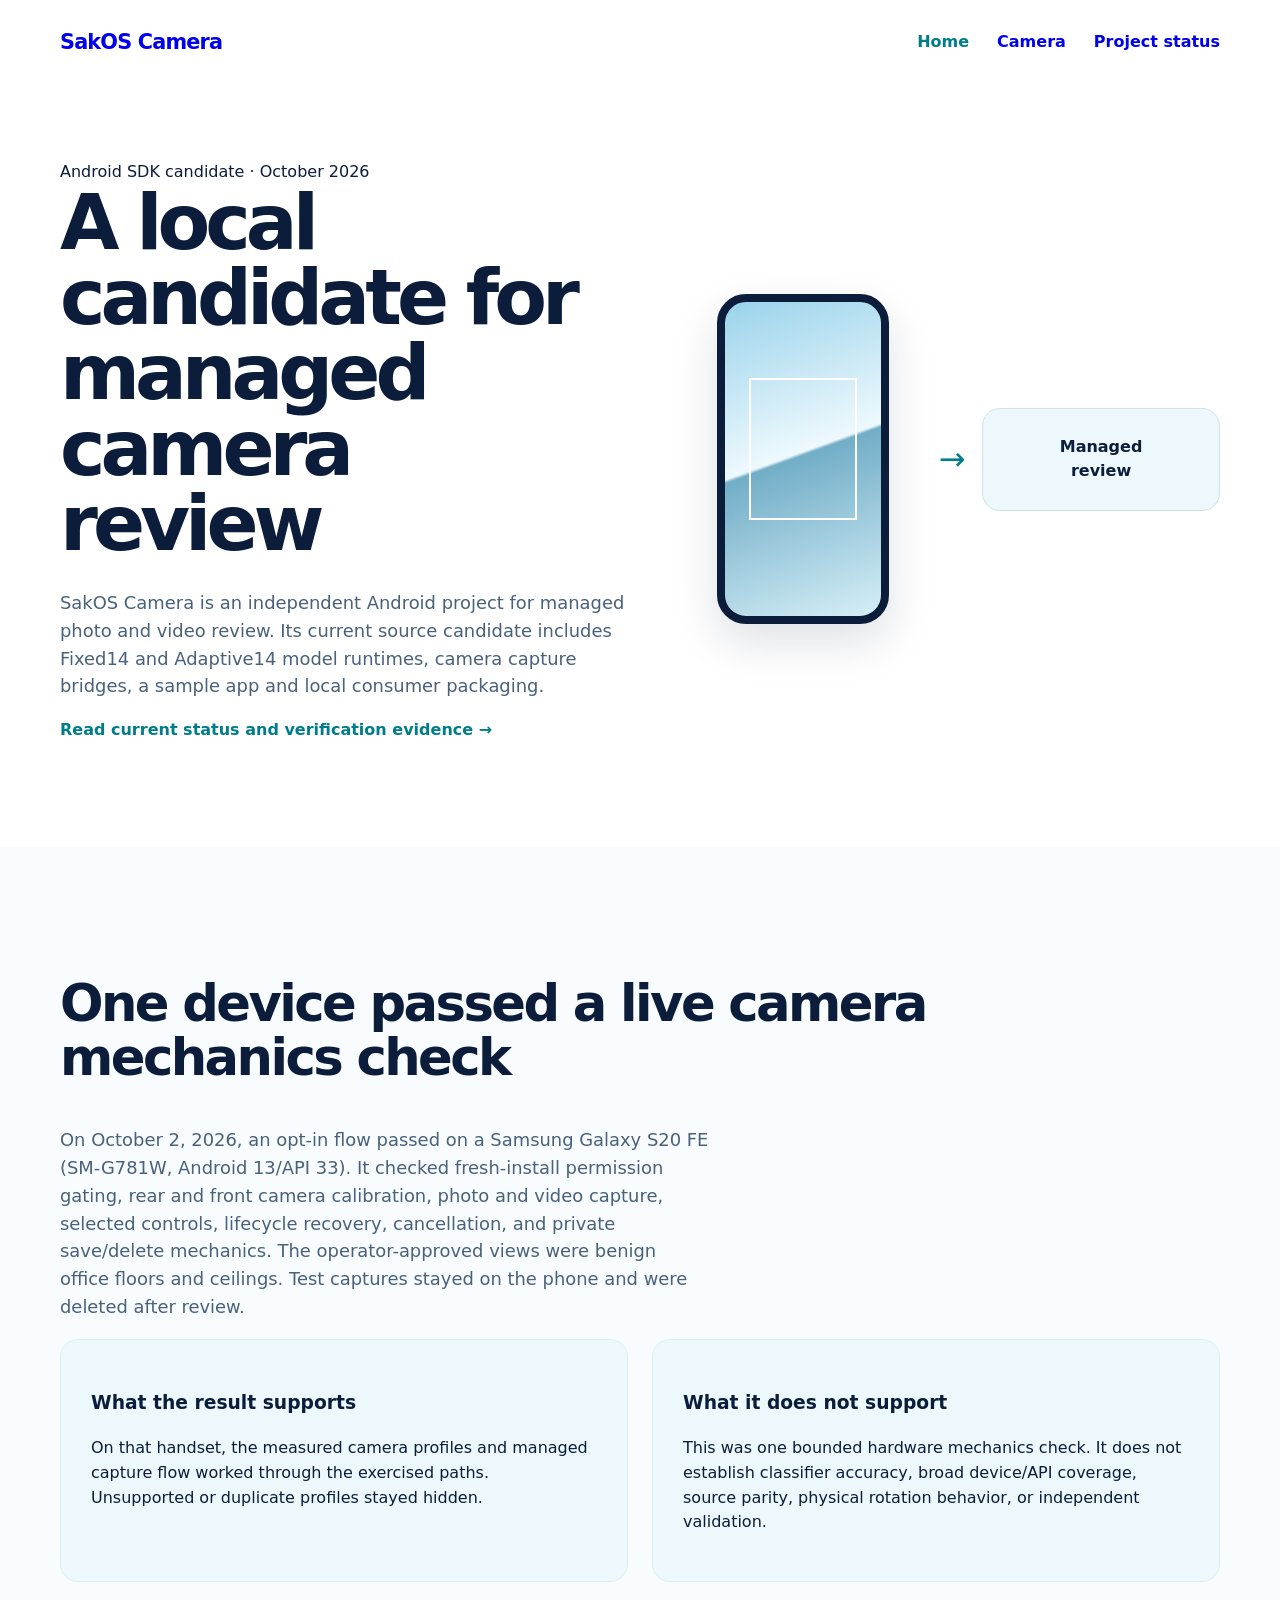
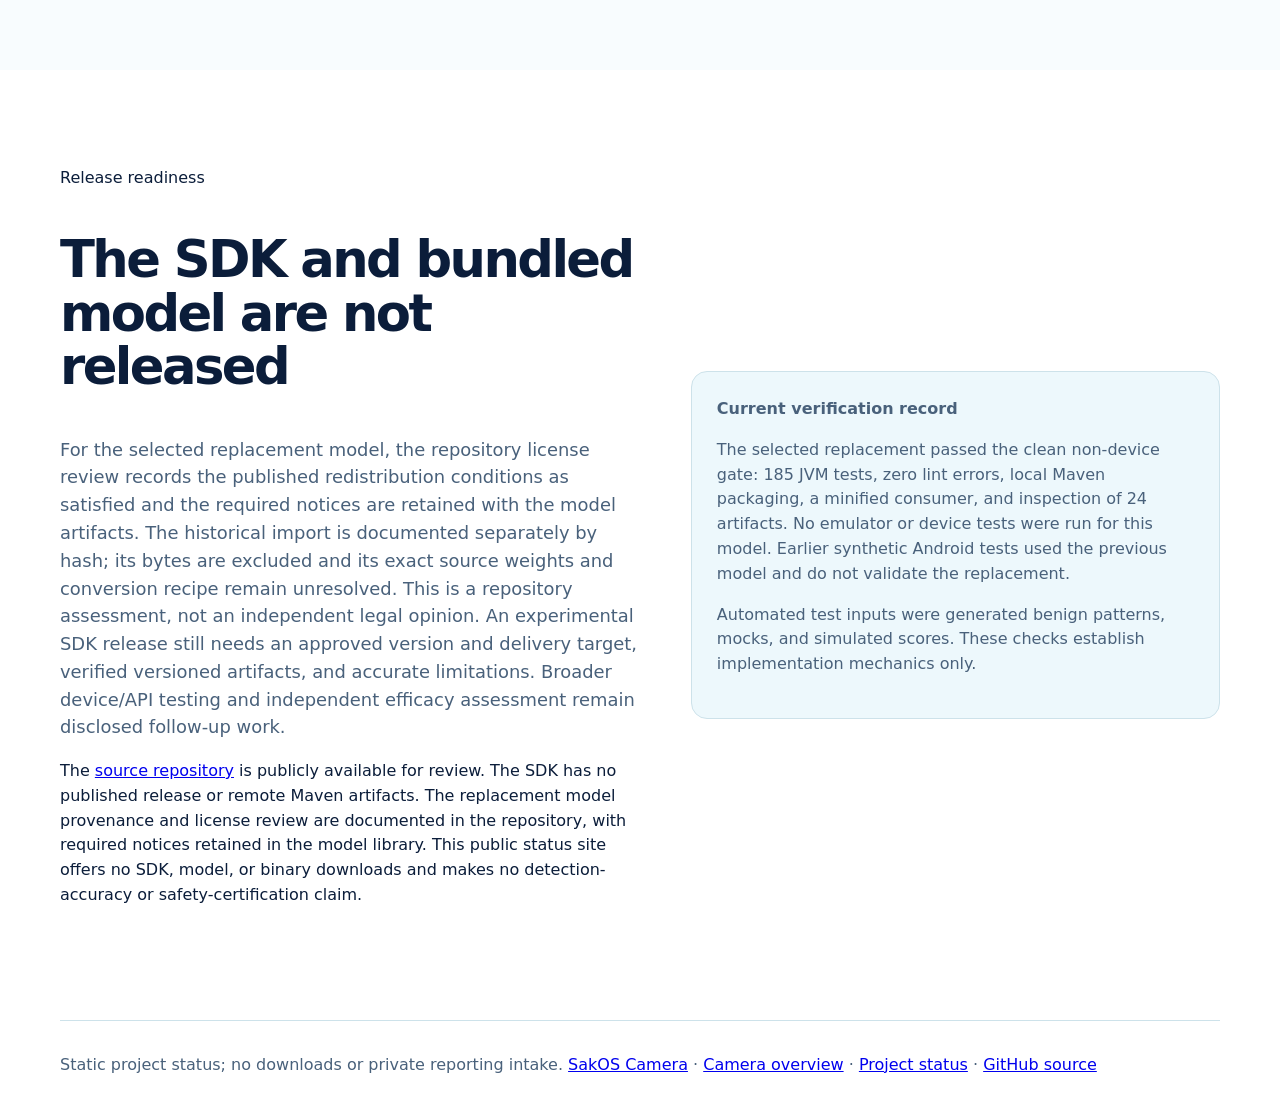
<file: website/index.html>
<!doctype html>
<html lang="en">
<head>
  <meta charset="utf-8">
  <meta name="viewport" content="width=device-width, initial-scale=1">
  <meta name="description" content="Current status and verification evidence for the SakOS Camera Android SDK candidate.">
  <link rel="canonical" href="https://sakosproject.org/">
  <link rel="icon" type="image/svg+xml" href="favicon.svg">
  <title>SakOS Camera | Project status</title>
  <link rel="stylesheet" href="assets/site.css">
</head>
<body>
  <a class="skip" href="#main">Skip to content</a>
  <header class="shell site-header">
    <a class="brand" href="./">SakOS Camera</a>
    <nav class="nav" aria-label="Primary navigation">
      <a aria-current="page" href="./">Home</a>
      <a href="camera/">Camera</a>
      <a href="docs/camera/">Project status</a>
    </nav>
  </header>

  <main id="main">
    <section class="shell hero">
      <div>
        <div class="eyebrow">Android SDK candidate · October 2026</div>
        <h1>A local candidate for managed camera review</h1>
        <p class="lede">SakOS Camera is an independent Android project for managed photo and video review. Its current source candidate includes Fixed14 and Adaptive14 model runtimes, camera capture bridges, a sample app and local consumer packaging.</p>
        <p><a class="link" href="docs/camera/">Read current status and verification evidence &rarr;</a></p>
      </div>
      <div class="diagram" aria-label="Illustration of a phone sending a capture through a managed review step">
        <div class="phone"></div>
        <div class="arrow" aria-hidden="true">&rarr;</div>
        <div class="review">Managed<br>review</div>
      </div>
    </section>

    <section class="band">
      <div class="shell">
        <h2>One device passed a live camera mechanics check</h2>
        <p class="copy">On October 2, 2026, an opt-in flow passed on a Samsung Galaxy S20 FE (SM-G781W, Android 13/API 33). It checked fresh-install permission gating, rear and front camera calibration, photo and video capture, selected controls, lifecycle recovery, cancellation, and private save/delete mechanics. The operator-approved views were benign office floors and ceilings. Test captures stayed on the phone and were deleted after review.</p>
        <div class="cards">
          <article class="card">
            <h3>What the result supports</h3>
            <p>On that handset, the measured camera profiles and managed capture flow worked through the exercised paths. Unsupported or duplicate profiles stayed hidden.</p>
          </article>
          <article class="card">
            <h3>What it does not support</h3>
            <p>This was one bounded hardware mechanics check. It does not establish classifier accuracy, broad device/API coverage, source parity, physical rotation behavior, or independent validation.</p>
          </article>
        </div>
      </div>
    </section>

    <section class="shell developer">
      <div>
        <div class="eyebrow">Release readiness</div>
        <h2>The SDK and bundled model are not released</h2>
        <p class="lede">For the selected replacement model, the repository license review records the published redistribution conditions as satisfied and the required notices are retained with the model artifacts. The historical import is documented separately by hash; its bytes are excluded and its exact source weights and conversion recipe remain unresolved. This is a repository assessment, not an independent legal opinion. An experimental SDK release still needs an approved version and delivery target, verified versioned artifacts, and accurate limitations. Broader device/API testing and independent efficacy assessment remain disclosed follow-up work.</p>
        <p>The <a href="https://github.com/sakosproject/sakos-camera-sdk">source repository</a> is publicly available for review. The SDK has no published release or remote Maven artifacts. The replacement model provenance and license review are documented in the repository, with required notices retained in the model library. This public status site offers no SDK, model, or binary downloads and makes no detection-accuracy or safety-certification claim.</p>
      </div>
      <aside class="status">
        <strong>Current verification record</strong>
        <p>The selected replacement passed the clean non-device gate: 185 JVM tests, zero lint errors, local Maven packaging, a minified consumer, and inspection of 24 artifacts. No emulator or device tests were run for this model. Earlier synthetic Android tests used the previous model and do not validate the replacement.</p>
        <p>Automated test inputs were generated benign patterns, mocks, and simulated scores. These checks establish implementation mechanics only.</p>
      </aside>
    </section>
  </main>

  <footer class="shell site-footer">Static project status; no downloads or private reporting intake. <a href="./">SakOS Camera</a> · <a href="camera/">Camera overview</a> · <a href="docs/camera/">Project status</a> · <a href="https://github.com/sakosproject/sakos-camera-sdk">GitHub source</a></footer>
</body>
</html>
</file>
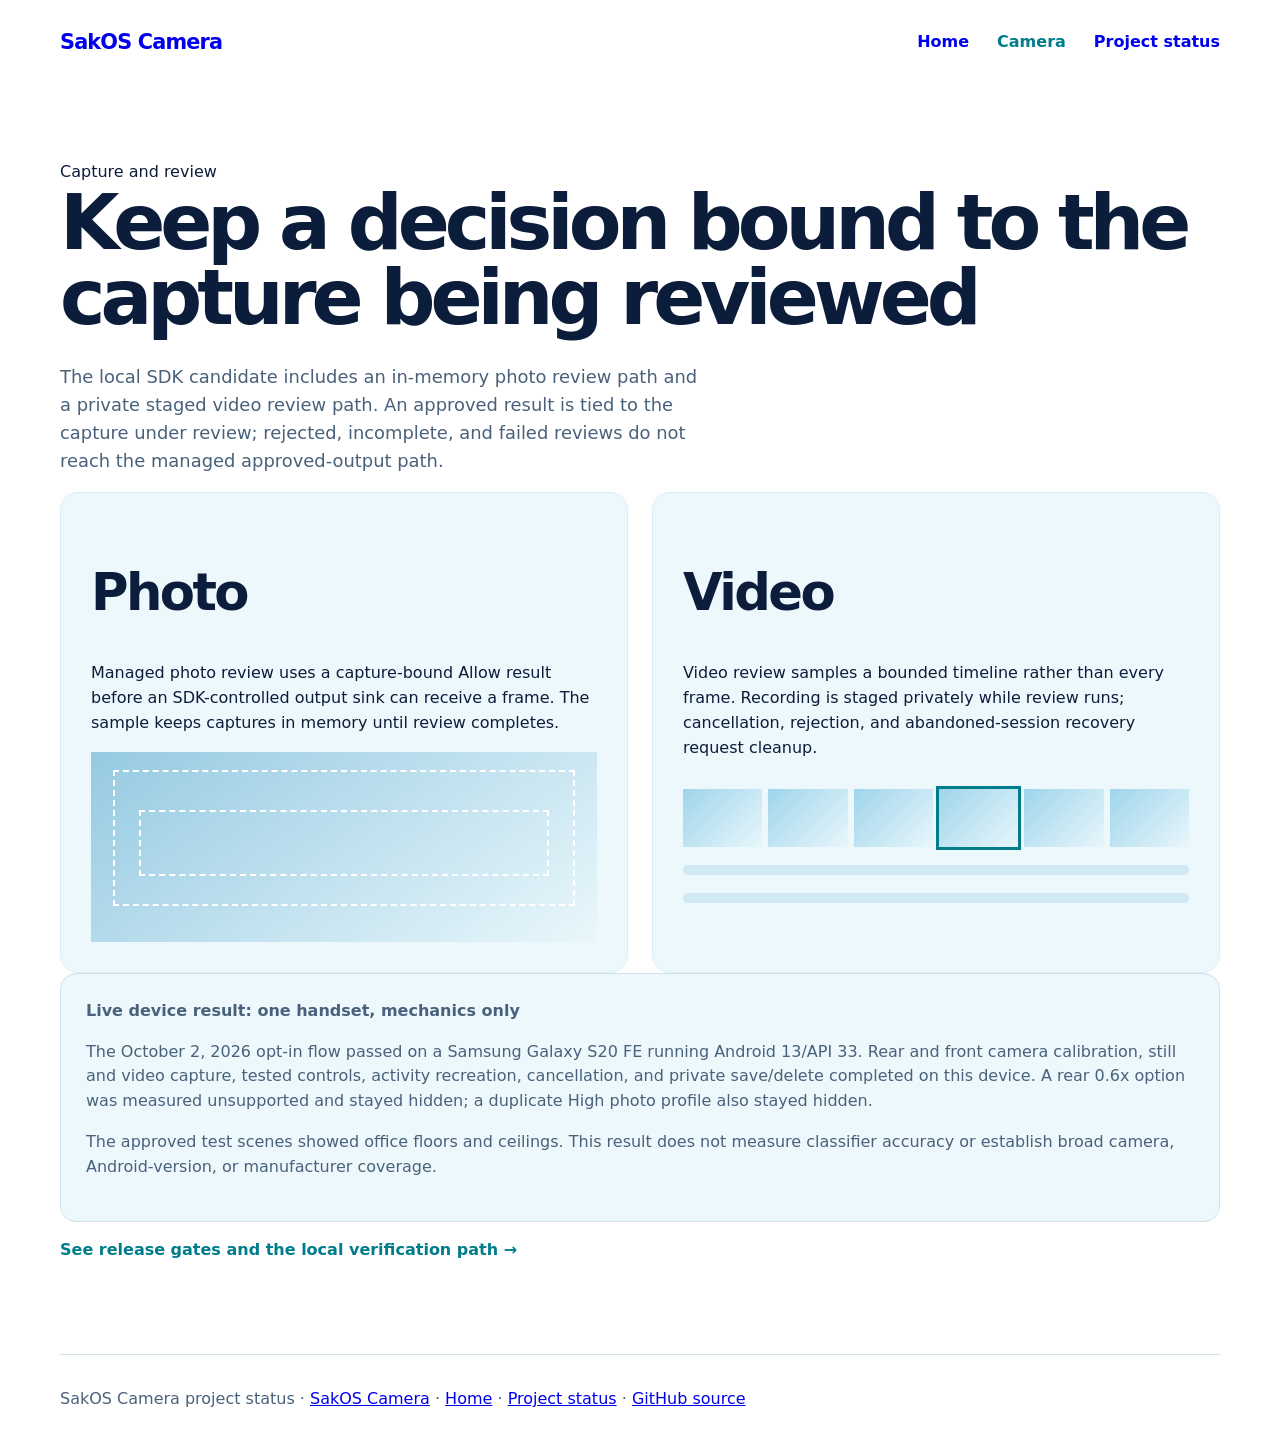
<file: website/camera/index.html>
<!doctype html>
<html lang="en">
<head>
  <meta charset="utf-8">
  <meta name="viewport" content="width=device-width, initial-scale=1">
  <meta name="description" content="Camera capture behavior and the limits of current SakOS Camera SDK verification.">
  <link rel="canonical" href="https://sakosproject.org/camera/">
  <link rel="icon" type="image/svg+xml" href="../favicon.svg">
  <title>Camera overview | SakOS Camera</title>
  <link rel="stylesheet" href="../assets/site.css">
</head>
<body>
  <a class="skip" href="#main">Skip to content</a>
  <header class="shell site-header">
    <a class="brand" href="../">SakOS Camera</a>
    <nav class="nav" aria-label="Primary navigation">
      <a href="../">Home</a>
      <a aria-current="page" href="./">Camera</a>
      <a href="../docs/camera/">Project status</a>
    </nav>
  </header>

  <main id="main" class="shell page">
    <div class="eyebrow">Capture and review</div>
    <h1>Keep a decision bound to the capture being reviewed</h1>
    <p class="lede">The local SDK candidate includes an in-memory photo review path and a private staged video review path. An approved result is tied to the capture under review; rejected, incomplete, and failed reviews do not reach the managed approved-output path.</p>

    <div class="cards detail-cards">
      <article class="card">
        <h2>Photo</h2>
        <p>Managed photo review uses a capture-bound Allow result before an SDK-controlled output sink can receive a frame. The sample keeps captures in memory until review completes.</p>
        <div class="crop" aria-label="Abstract photo review illustration"><i></i><i></i></div>
      </article>
      <article class="card">
        <h2>Video</h2>
        <p>Video review samples a bounded timeline rather than every frame. Recording is staged privately while review runs; cancellation, rejection, and abandoned-session recovery request cleanup.</p>
        <div class="timeline" aria-label="Abstract video review timeline"><div class="frames"><i></i><i></i><i></i><i></i><i></i><i></i></div><div class="track"></div><div class="track"></div></div>
      </article>
    </div>

    <section class="notice">
      <strong>Live device result: one handset, mechanics only</strong>
      <p>The October 2, 2026 opt-in flow passed on a Samsung Galaxy S20 FE running Android 13/API 33. Rear and front camera calibration, still and video capture, tested controls, activity recreation, cancellation, and private save/delete completed on this device. A rear 0.6x option was measured unsupported and stayed hidden; a duplicate High photo profile also stayed hidden.</p>
      <p>The approved test scenes showed office floors and ceilings. This result does not measure classifier accuracy or establish broad camera, Android-version, or manufacturer coverage.</p>
    </section>

    <p><a class="link" href="../docs/camera/">See release gates and the local verification path &rarr;</a></p>
  </main>

  <footer class="shell site-footer">SakOS Camera project status · <a href="../">SakOS Camera</a> · <a href="../">Home</a> · <a href="../docs/camera/">Project status</a> · <a href="https://github.com/sakosproject/sakos-camera-sdk">GitHub source</a></footer>
</body>
</html>
</file>
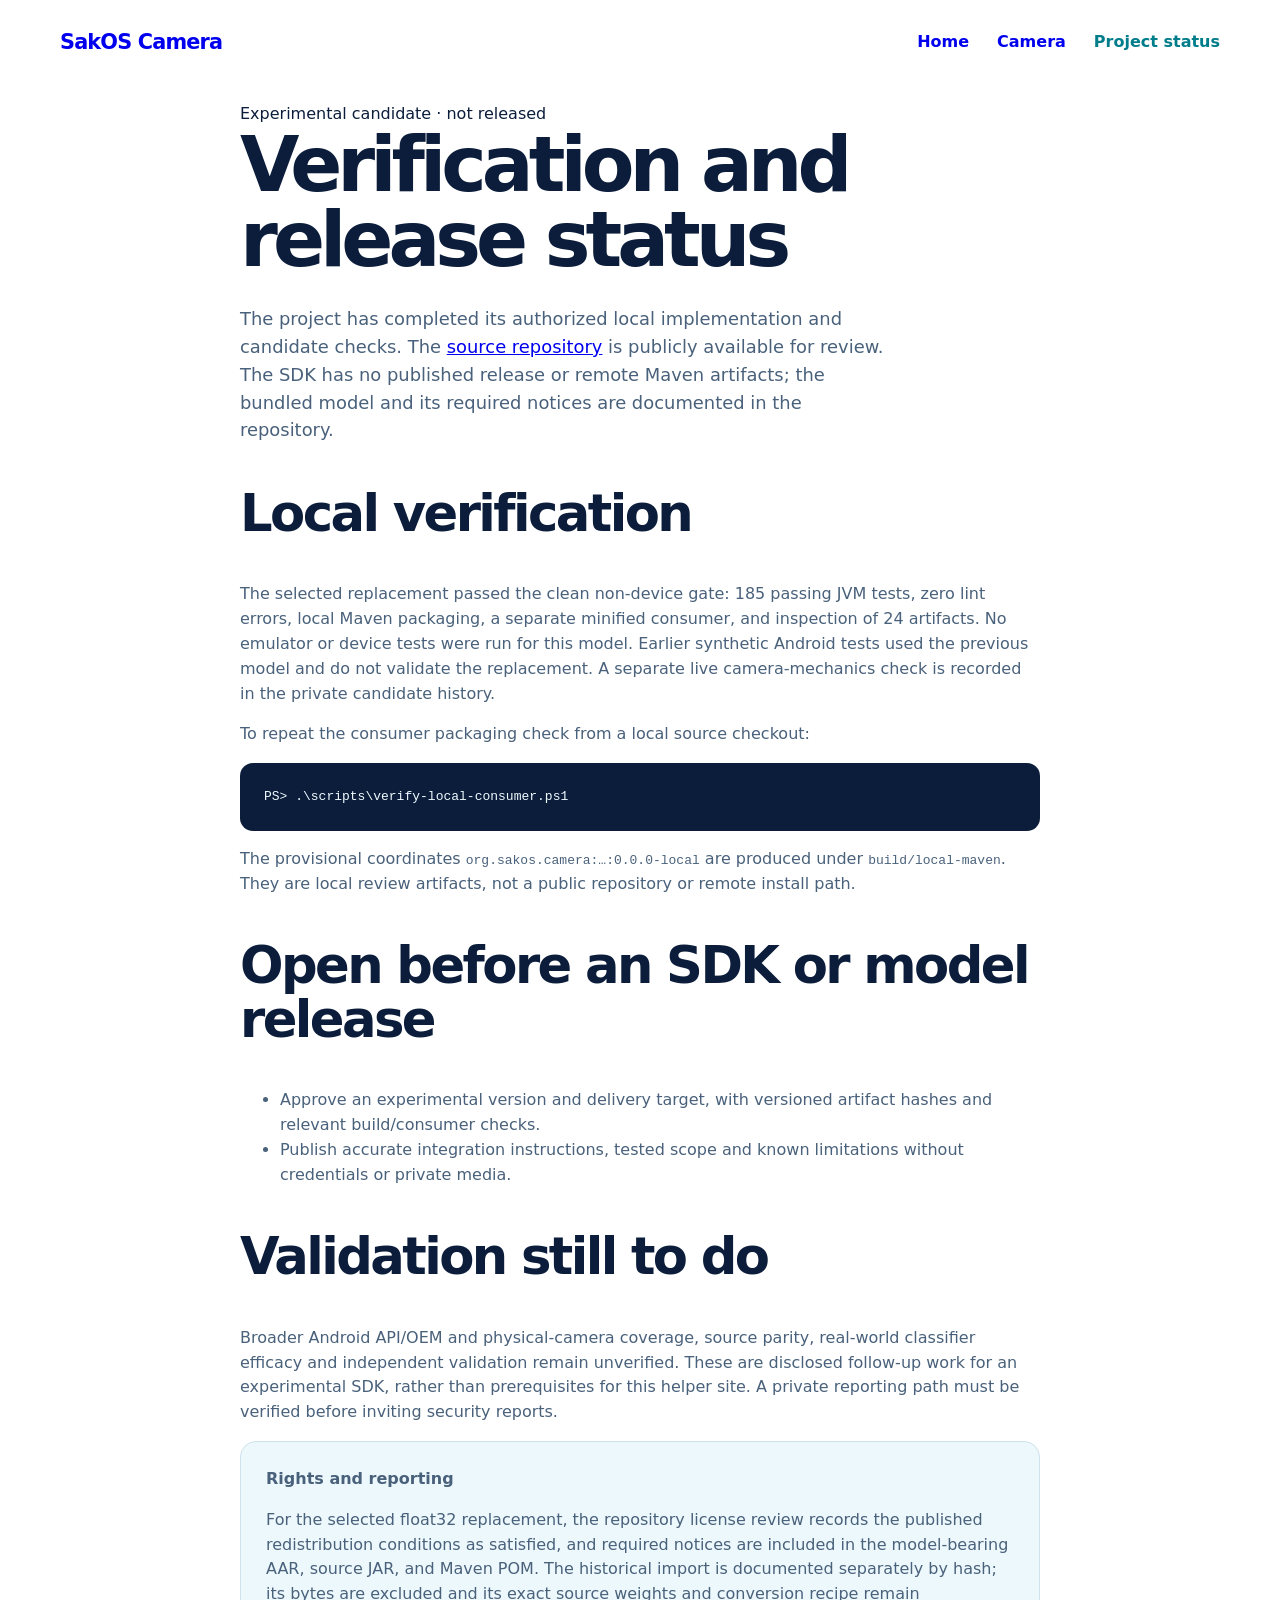
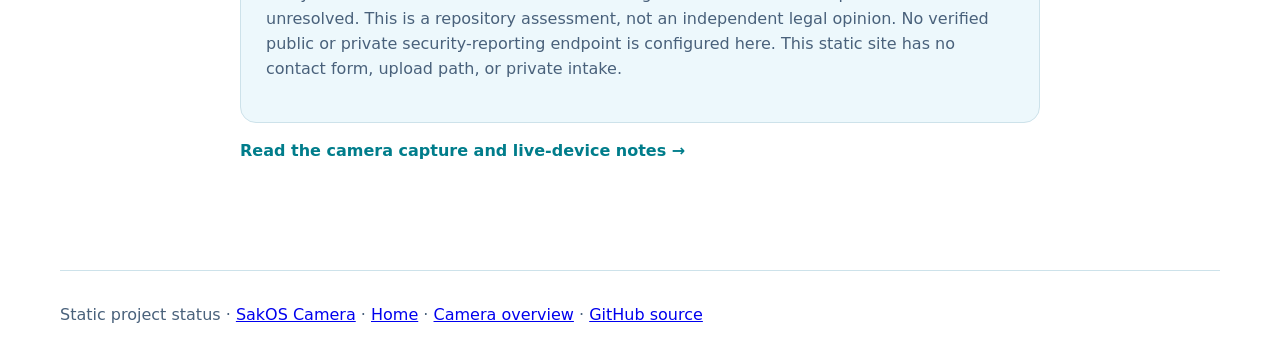
<file: website/docs/camera/index.html>
<!doctype html>
<html lang="en">
<head>
  <meta charset="utf-8">
  <meta name="viewport" content="width=device-width, initial-scale=1">
  <meta name="description" content="Local verification steps, release blockers, model rights, and security-intake status for SakOS Camera.">
  <link rel="canonical" href="https://sakosproject.org/docs/camera/">
  <link rel="icon" type="image/svg+xml" href="../../favicon.svg">
  <title>Project status | SakOS Camera</title>
  <link rel="stylesheet" href="../../assets/site.css">
</head>
<body>
  <a class="skip" href="#main">Skip to content</a>
  <header class="shell site-header">
    <a class="brand" href="../../">SakOS Camera</a>
    <nav class="nav" aria-label="Primary navigation">
      <a href="../../">Home</a>
      <a href="../../camera/">Camera</a>
      <a aria-current="page" href="./">Project status</a>
    </nav>
  </header>

  <main id="main" class="shell page content">
    <div class="eyebrow">Experimental candidate · not released</div>
    <h1>Verification and release status</h1>
    <p class="lede">The project has completed its authorized local implementation and candidate checks. The <a href="https://github.com/sakosproject/sakos-camera-sdk">source repository</a> is publicly available for review. The SDK has no published release or remote Maven artifacts; the bundled model and its required notices are documented in the repository.</p>

    <h2>Local verification</h2>
    <p>The selected replacement passed the clean non-device gate: 185 passing JVM tests, zero lint errors, local Maven packaging, a separate minified consumer, and inspection of 24 artifacts. No emulator or device tests were run for this model. Earlier synthetic Android tests used the previous model and do not validate the replacement. A separate live camera-mechanics check is recorded in the private candidate history.</p>
    <p>To repeat the consumer packaging check from a local source checkout:</p>
    <pre class="code">PS&gt; .\scripts\verify-local-consumer.ps1</pre>
    <p>The provisional coordinates <code>org.sakos.camera:…:0.0.0-local</code> are produced under <code>build/local-maven</code>. They are local review artifacts, not a public repository or remote install path.</p>

    <h2>Open before an SDK or model release</h2>
    <ul>
      <li>Approve an experimental version and delivery target, with versioned artifact hashes and relevant build/consumer checks.</li>
      <li>Publish accurate integration instructions, tested scope and known limitations without credentials or private media.</li>
    </ul>

    <h2>Validation still to do</h2>
    <p>Broader Android API/OEM and physical-camera coverage, source parity, real-world classifier efficacy and independent validation remain unverified. These are disclosed follow-up work for an experimental SDK, rather than prerequisites for this helper site. A private reporting path must be verified before inviting security reports.</p>

    <div class="notice">
      <strong>Rights and reporting</strong>
      <p>For the selected float32 replacement, the repository license review records the published redistribution conditions as satisfied, and required notices are included in the model-bearing AAR, source JAR, and Maven POM. The historical import is documented separately by hash; its bytes are excluded and its exact source weights and conversion recipe remain unresolved. This is a repository assessment, not an independent legal opinion. No verified public or private security-reporting endpoint is configured here. This static site has no contact form, upload path, or private intake.</p>
    </div>

    <p><a class="link" href="../../camera/">Read the camera capture and live-device notes &rarr;</a></p>
  </main>

  <footer class="shell site-footer">Static project status · <a href="../../">SakOS Camera</a> · <a href="../../">Home</a> · <a href="../../camera/">Camera overview</a> · <a href="https://github.com/sakosproject/sakos-camera-sdk">GitHub source</a></footer>
</body>
</html>
</file>
<file: website/assets/site.css>
:root{--ink:#0b1d3a;--teal:#007d8b;--sky:#edf8fc;--line:#cde2ea;--muted:#49617b;font-family:Inter,system-ui,sans-serif;color:var(--ink);background:#fff}*{box-sizing:border-box}body{margin:0;line-height:1.55}.shell{width:min(1160px,calc(100% - 48px));margin:auto}a:focus-visible,button:focus-visible{outline:3px solid var(--teal);outline-offset:4px}.skip{position:absolute;left:-999px}.skip:focus{left:12px;top:12px;background:var(--ink);color:#fff;padding:8px;z-index:5}.site-header{height:84px;display:flex;align-items:center;justify-content:space-between}.brand{font-size:1.3rem;font-weight:800;letter-spacing:-.04em;text-decoration:none}.nav{display:flex;gap:28px}.nav a{text-decoration:none;font-weight:650}.nav a[aria-current=page],.nav a:hover,.link{color:var(--teal)}.hero{padding:76px 0 88px;display:grid;grid-template-columns:1.03fr .97fr;gap:56px;align-items:center}h1{font-size:clamp(3rem,6vw,5.5rem);letter-spacing:-.065em;line-height:.98;margin:0 0 28px}h2{font-size:clamp(2rem,4vw,3.35rem);letter-spacing:-.05em;line-height:1.04}.lede,.copy{color:var(--muted);font-size:1.12rem;max-width:650px}.link{font-weight:800;text-decoration:none}.diagram{min-height:350px;display:grid;grid-template-columns:1fr .15fr 1fr;align-items:center;gap:12px}.phone{height:330px;width:172px;border:8px solid var(--ink);border-radius:29px;margin:auto;background:linear-gradient(160deg,#9ad3eb,#eef9fd 48%,#72aec7 49%,#d6eff8);position:relative;box-shadow:0 18px 45px #0b1d3a22}.phone:after{content:"";position:absolute;inset:76px 24px 96px;border:2px solid #fff}.arrow{text-align:center;color:var(--teal);font-size:2rem}.review{padding:26px 15px;border:1px solid var(--line);border-radius:18px;background:var(--sky);font-weight:750;text-align:center}.band{background:#f8fcfe;padding:88px 0}.cards{display:grid;grid-template-columns:repeat(2,1fr);gap:24px}.card{background:var(--sky);padding:30px;border:1px solid #dbeef4;border-radius:18px}.crop{height:190px;background:linear-gradient(145deg,#96cae2,#e9f7fb);position:relative}.crop i{position:absolute;border:2px dashed #fff}.crop i:first-child{inset:18px 22px 36px}.crop i:last-child{inset:58px 48px 66px}.timeline{margin-top:28px;display:grid;gap:18px}.frames{display:flex;gap:6px}.frames i{height:58px;flex:1;background:linear-gradient(135deg,#9fd5eb,#e8f6fb)}.frames i:nth-child(4){outline:3px solid var(--teal)}.track{height:10px;background:#cfeaf4;border-radius:10px}.developer{padding:96px 0;display:grid;grid-template-columns:1.05fr .95fr;gap:46px;align-items:center}.code{background:var(--ink);color:#effaff;padding:24px;border-radius:13px;overflow:auto}.status,.notice{background:var(--sky);border:1px solid var(--line);padding:25px;border-radius:16px;color:var(--muted)}.page{padding:76px 0}.content{max-width:800px;padding:18px 0 90px}.content p,.content li{color:var(--muted)}.site-footer{padding:32px 0;color:var(--muted);border-top:1px solid var(--line)}@media(max-width:700px){.shell{width:min(100% - 32px,640px)}.site-header{height:70px}.nav{gap:14px;font-size:.85rem}.hero,.developer{grid-template-columns:1fr;gap:32px;padding:54px 0 62px}.diagram{transform:scale(.9);margin-bottom:-25px}.cards{grid-template-columns:1fr}.band{padding:62px 0}}

@media(max-width:700px){
  .site-header{display:grid;height:auto;justify-content:stretch;gap:10px;padding:18px 0}
  .brand{white-space:nowrap}
  .nav{justify-content:space-between;gap:12px;font-size:.88rem}
  .page{padding:54px 0}
  .page h1{font-size:clamp(2.6rem,13vw,3.5rem)}
}
</file>
